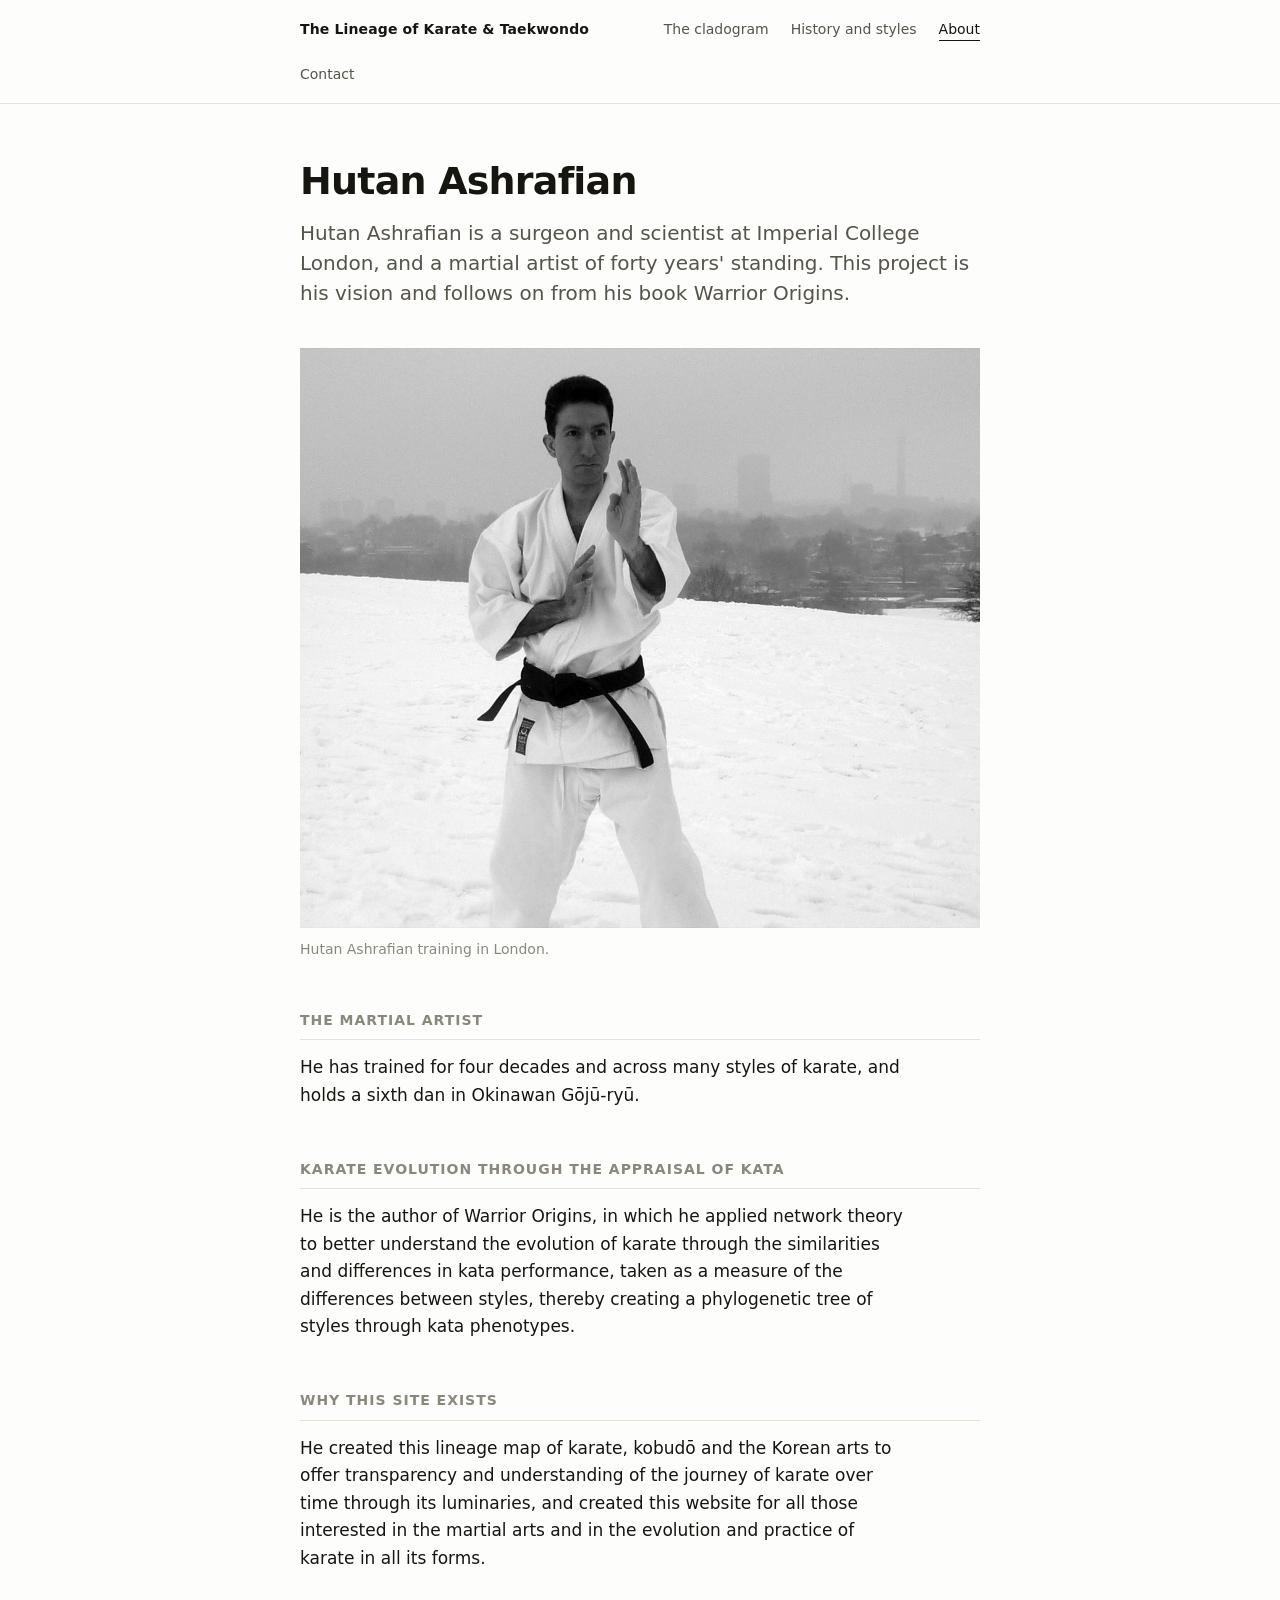
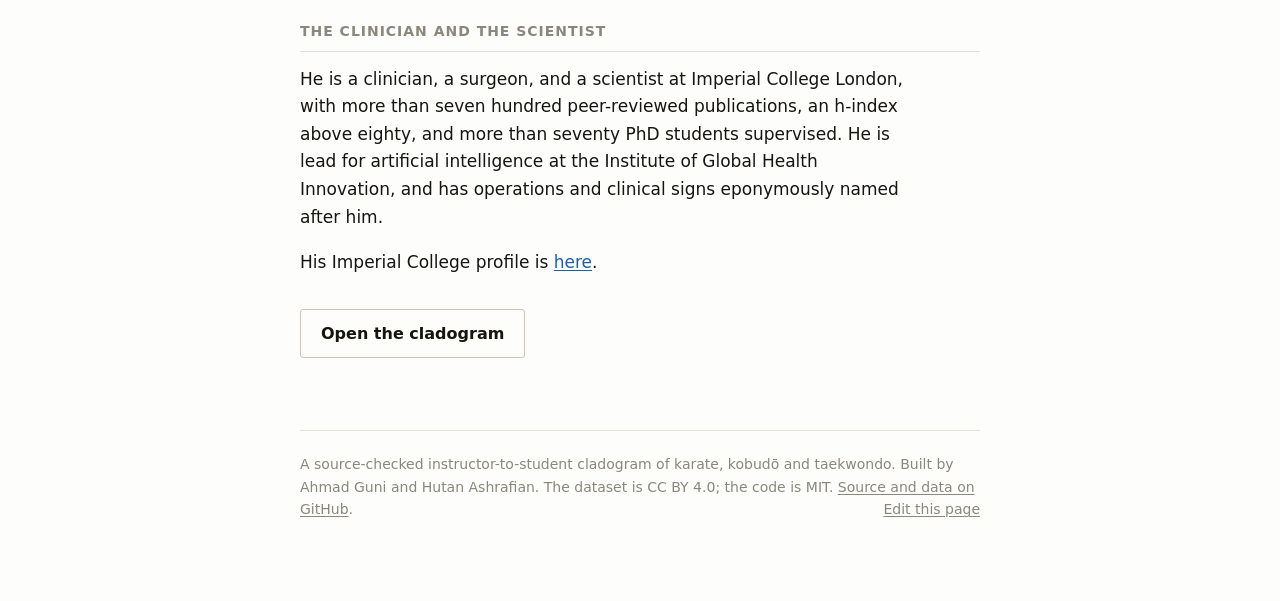
<file: docs/about/index.html>
<!doctype html>
<html lang="en"><head>
<meta charset="utf-8">
<meta name="viewport" content="width=device-width, initial-scale=1">
<title>Hutan Ashrafian — The Lineage of Karate &amp; Taekwondo</title>
<meta name="description" content="Hutan Ashrafian, Institute of Global Health Innovation, Imperial College London, co-author of the karate lineage project.">
<style>
/* Typography and nothing else. The chart is the graphic on this site; these
   pages are for reading, so the only design decisions here are measure, scale
   and space. No gradients, no shadows, no accent panels, no icons. */
:root { color-scheme: light dark;
  --ink: #16150f; --ink-2: #55534a; --muted: #8a877c;
  --rule: #e3e1d8; --rule-2: #c9c6b8; --bg: #fdfdfb; --bg-2: #f7f6f1;
  --link: #1f5fa8; }
@media (prefers-color-scheme: dark) {
  :root { --ink: #f2f1ec; --ink-2: #c0bdb2; --muted: #8a877c;
    --rule: #2b2a26; --rule-2: #3d3b35; --bg: #100f0d; --bg-2: #191814;
    --link: #7fb3f0; }
}
* { box-sizing: border-box; }
html { -webkit-text-size-adjust: 100%; }
body { margin: 0; background: var(--bg); color: var(--ink);
  font: 17px/1.62 -apple-system, BlinkMacSystemFont, "Segoe UI", system-ui, sans-serif;
  font-feature-settings: "kern" 1; text-rendering: optimizeLegibility; }

header { border-bottom: 1px solid var(--rule); }
nav { max-width: 46rem; margin: 0 auto; padding: 18px 28px;
  display: flex; gap: 22px; align-items: baseline; flex-wrap: wrap; }
nav .brand { font-size: 14px; font-weight: 600; letter-spacing: .01em;
  color: var(--ink); margin-right: auto; text-decoration: none; }
nav a { font-size: 14px; color: var(--ink-2); text-decoration: none; }
nav a:hover { color: var(--link); }
nav a.here { color: var(--ink); box-shadow: inset 0 -1px 0 var(--ink); }

main { max-width: 46rem; margin: 0 auto; padding: 56px 28px 80px; }
h1 { font-size: clamp(30px, 5vw, 38px); line-height: 1.14; letter-spacing: -.021em;
  font-weight: 660; margin: 0 0 14px; }
.standfirst { font-size: 20px; line-height: 1.5; color: var(--ink-2);
  margin: 0 0 40px; max-width: 34em; }
h2 { font-size: 14px; font-weight: 660; letter-spacing: .07em; text-transform: uppercase;
  color: var(--muted); margin: 48px 0 14px; padding-bottom: 8px;
  border-bottom: 1px solid var(--rule); }
p { margin: 0 0 18px; max-width: 36em; }
a { color: var(--link); text-decoration-thickness: 1px; text-underline-offset: 2px; }

figure { margin: 0 0 40px; }
figure img { width: 100%; height: auto; display: block; }
figcaption { font-size: 14px; color: var(--muted); margin-top: 10px; }

table { border-collapse: collapse; width: 100%; margin: 4px 0 30px; font-size: 15px;
  font-variant-numeric: tabular-nums; }
th { text-align: left; font-size: 11.5px; font-weight: 620; letter-spacing: .06em;
  text-transform: uppercase; color: var(--muted);
  border-bottom: 1px solid var(--rule-2); padding: 0 16px 8px 0; }
td { padding: 9px 16px 9px 0; border-bottom: 1px solid var(--rule);
  vertical-align: baseline; color: var(--ink-2); }
td:first-child { color: var(--ink); font-weight: 560; }
td.num, th.num { text-align: right; padding-right: 0; }
tbody tr:last-child td { border-bottom: 0; }

.note { font-size: 15px; color: var(--muted); max-width: 36em;
  padding-left: 18px; border-left: 2px solid var(--rule); margin: 26px 0; }
.gap { border-left-color: #b4462f; }
.gap b { color: #b4462f; font-weight: 600; }

.cta { display: inline-block; margin: 14px 0 0; font-size: 16px; font-weight: 560;
  color: var(--ink); text-decoration: none;
  border: 1px solid var(--rule-2); border-radius: 3px; padding: 11px 20px; }
.cta:hover { border-color: var(--ink); }

footer { max-width: 46rem; margin: 72px auto 0; padding-top: 22px;
  border-top: 1px solid var(--rule); font-size: 14px; line-height: 1.6;
  color: var(--muted); }
footer a { color: var(--muted); }
footer a:hover { color: var(--link); }

[data-key].editing { outline: 1px dashed var(--rule-2); outline-offset: 6px;
  border-radius: 2px; }
[data-key].editing:focus { outline: 1px solid var(--link); }
#editbar { margin: 40px 0 0; padding: 22px 0 0; border-top: 1px solid var(--rule); }
.ed-tally { font-size: 14px; color: var(--muted); margin: 0 0 12px; }
.ed-row { display: flex; gap: 10px; flex-wrap: wrap; }
.ed-btn { font: inherit; font-size: 15px; color: var(--ink); background: none;
  border: 1px solid var(--rule-2); border-radius: 3px; padding: 9px 16px; cursor: pointer; }
.ed-btn:hover { border-color: var(--ink); }
.ed-btn.primary { border-color: var(--ink); font-weight: 560; }
.ed-help { font-size: 14px; color: var(--muted); margin: 14px 0 0; max-width: 36em; }
.ed-open { float: right; }

@media (max-width: 620px) {
  body { font-size: 16px; }
  main { padding: 40px 20px 64px; }
  nav { padding: 15px 20px; gap: 16px; }
  .standfirst { font-size: 18px; }
  table { font-size: 14px; } td, th { padding-right: 10px; }
}
</style>
</head><body>
<header><nav><a class="brand" href="../">The Lineage of Karate &amp; Taekwondo</a><a href="../">The cladogram</a><a href="../history/">History and styles</a><a href="../about/" class="here">About</a><a href="../contact/">Contact</a></nav></header>
<main>

<h1>Hutan Ashrafian</h1>
<p class="standfirst" data-key="about.standfirst">Hutan Ashrafian is a surgeon and scientist at Imperial College London, and a martial artist of forty years' standing. This project is his vision and follows on from his book Warrior Origins.</p>

<figure>
  <img src="../img/hutan-training.jpg" width="1100" height="939" loading="lazy"
       alt="Hutan Ashrafian in a white karategi and black belt, standing in a guard
            position on snow-covered ground, with a city skyline behind him.">
  <figcaption><span data-key="about.caption">Hutan Ashrafian training in London.</span></figcaption>
</figure>

<h2 data-key="about.h_karate">The martial artist</h2>
<p data-key="about.karate">He has trained for four decades and across many styles of karate, and holds a sixth dan in Okinawan Gōjū-ryū.</p>

<h2 data-key="about.h_origins">Karate evolution through the appraisal of kata</h2>
<p data-key="about.origins">He is the author of Warrior Origins, in which he applied network theory to better understand the evolution of karate through the similarities and differences in kata performance, taken as a measure of the differences between styles, thereby creating a phylogenetic tree of styles through kata phenotypes.</p>

<h2 data-key="about.h_project">Why this site exists</h2>
<p data-key="about.project">He created this lineage map of karate, kobudō and the Korean arts to offer transparency and understanding of the journey of karate over time through its luminaries, and created this website for all those interested in the martial arts and in the evolution and practice of karate in all its forms.</p>

<h2 data-key="about.h_role">The clinician and the scientist</h2>
<p data-key="about.role">He is a clinician, a surgeon, and a scientist at Imperial College London, with more than seven hundred peer-reviewed publications, an h-index above eighty, and more than seventy PhD students supervised. He is lead for artificial intelligence at the Institute of Global Health Innovation, and has operations and clinical signs eponymously named after him.</p>

<p>His Imperial College profile is
<a href="https://profiles.imperial.ac.uk/h.ashrafian">here</a>.</p>

<p><a class="cta" href="../">Open the cladogram</a></p>

<div id="editbar" hidden></div>
<footer>A source-checked instructor-to-student cladogram of karate, kobudō and taekwondo.
Built by Ahmad Guni and Hutan Ashrafian. The dataset is CC BY 4.0; the code is MIT.
<a href="https://github.com/amg-ai-labs/karate-lineage">Source and data on GitHub</a>.</footer>
</main>
<script id="content" type="application/json">{"history": {"standfirst": "Karate's history is usually told as a lineage chart on a dojo wall. This project treats it as a dataset instead, and every figure on this page is computed from it rather than typed.", "towns": "Before karate had that name it was ti, and it was practised in the Ryukyu Kingdom in three places a few miles apart and quite distinct: Shuri, the royal capital; Naha, the port; and Tomari, the smaller harbour between them. The distinction is not geographical trivia. It is the deepest division in the data, and almost every style alive today traces to one of them, or to Kanbun Uechi's separate importation from Fujian.", "chinese": "Every Okinawan tradition names Chinese teachers, and almost none of them can be identified with confidence. Ryu Ryu Ko, who taught Higaonna Kanryo, has no securely established Chinese name. Kusanku is a title rather than a name. The dataset records these figures because the tradition does, marks them at low confidence, and does not pretend the identification is settled.", "founding": "Almost nothing called a ryu is older than the twentieth century. The names arrived when the art was formalised, taken to Japan and taught in schools and universities, which is why a style's founding date is so often decades after the death of the man it claims descent from.", "anachronism": "That ordering is also a warning about lineage charts. A style founded in 1956 cannot have been practised by a man who died in 1915, however genuinely he stands in its ancestry. The pipeline enforces this: a style tag that postdates a person's lifetime is dropped, on the principle that descent is not membership.", "kata": "Kata carry history that the lineage charts lose, because a form travels even when the teaching relationship is unrecorded. Each is held with its meaning, era, likely creator and modifier, the styles that practise it, and its relationship to similarly named forms: the same kata under another name, a close variant, a later derivative, a shared ancestor, or merely a shared name.", "reading": "People sit in the decade they were born, so the chart is a timeline as well as a tree. Line weight and pattern carry meaning: a solid line is the teacher whose style the student went on to carry, a dash-dot line is study that did not carry the style, and dots mean the claim is thinly evidenced. Colour is the originating tradition. The full key is in the chart itself."}, "about": {"caption": "Hutan Ashrafian training in London.", "h_karate": "The martial artist", "h_origins": "Karate evolution through the appraisal of kata", "h_project": "Why this site exists", "h_role": "The clinician and the scientist", "standfirst": "Hutan Ashrafian is a surgeon and scientist at Imperial College London, and a martial artist of forty years' standing. This project is his vision and follows on from his book Warrior Origins.", "karate": "He has trained for four decades and across many styles of karate, and holds a sixth dan in Okinawan Gōjū-ryū.", "origins": "He is the author of Warrior Origins, in which he applied network theory to better understand the evolution of karate through the similarities and differences in kata performance, taken as a measure of the differences between styles, thereby creating a phylogenetic tree of styles through kata phenotypes.", "project": "He created this lineage map of karate, kobudō and the Korean arts to offer transparency and understanding of the journey of karate over time through its luminaries, and created this website for all those interested in the martial arts and in the evolution and practice of karate in all its forms.", "role": "He is a clinician, a surgeon, and a scientist at Imperial College London, with more than seven hundred peer-reviewed publications, an h-index above eighty, and more than seventy PhD students supervised. He is lead for artificial intelligence at the Institute of Global Health Innovation, and has operations and clinical signs eponymously named after him."}, "site": {"domain": "karate.institute"}, "contact": {"standfirst": "Corrections are welcome, and the more specific they are the better.", "corrections": "If something here is wrong and you know the material, the most useful thing you can send is the claim, the correction, and where the correction comes from. A claim with no source is not a weak claim, it is not a claim: it will be recorded at low confidence or not at all. Page references from books are ideal, and Japanese, Okinawan, Chinese and Korean sources are especially welcome.", "how": "The surest route is the issue tracker on GitHub, because a correction filed there is recorded with its reasoning and can be traced afterwards by anyone who wonders why a claim reads as it does. Corrections sent privately are welcome too, and are treated the same way: they go into the override files with their source and their reason attached.", "issues": "Anything technical, or a correction you would rather file publicly, can go to the issue tracker on GitHub, where it is recorded with its reasoning and can be traced afterwards.", "citation": "If you use the dataset, please cite it. The citation is in CITATION.cff in the repository, and the data is CC BY 4.0."}}</script>
<script>
/* Editing the prose from the page itself.

   Static site, no server, so nothing here writes to the web. What it does do is
   keep your edits in this browser while you work, so you can rewrite a passage,
   reload, come back tomorrow and still see it. When you are content, one button
   downloads site_content.json; dropping that into pipeline/ and rebuilding is
   what publishes it. Same route as every data correction in this project. */
(function () {
  var KEY = "karate-site-edits";
  var store = {};
  try { store = JSON.parse(localStorage.getItem(KEY) || "{}"); } catch (e) {}
  var on = location.hash.indexOf("edit") >= 0;
  var bar = document.getElementById("editbar");
  var fields = [].slice.call(document.querySelectorAll("[data-key]"));

  // apply anything already edited in this browser, whether or not editing is on
  fields.forEach(function (el) {
    if (store[el.dataset.key] !== undefined) el.textContent = store[el.dataset.key];
  });

  function save() {
    fields.forEach(function (el) {
      var base = el.dataset.original;
      var now = el.innerText.trim();
      if (now === base) delete store[el.dataset.key];
      else store[el.dataset.key] = now;
    });
    try { localStorage.setItem(KEY, JSON.stringify(store)); } catch (e) {}
    count();
  }
  var tally;
  function count() {
    if (!tally) return;
    var n = Object.keys(store).length;
    tally.textContent = n
      ? n + (n === 1 ? " passage" : " passages") + " rewritten in this browser, not yet published."
      : "No changes yet. Click any passage and type.";
  }

  function build() {
    bar.textContent = "";
    bar.hidden = !on;
    fields.forEach(function (el) {
      if (el.dataset.original === undefined) el.dataset.original = el.innerText.trim();
      el.contentEditable = on ? "true" : "false";
      el.classList.toggle("editing", on);
      if (on && !el._wired) { el._wired = true; el.addEventListener("input", save); }
    });
    if (!on) return;
    tally = document.createElement("p"); tally.className = "ed-tally";
    var row = document.createElement("div"); row.className = "ed-row";
    function btn(label, fn, primary) {
      var b = document.createElement("button");
      b.className = "ed-btn" + (primary ? " primary" : "");
      b.textContent = label; b.onclick = fn; row.appendChild(b); return b;
    }
    btn("Download the edited text", function () {
      var out = JSON.parse(document.getElementById("content").textContent);
      fields.forEach(function (el) {
        var path = el.dataset.key.split(".");
        var node = out;
        for (var i = 0; i < path.length - 1; i++) node = node[path[i]];
        node[path[path.length - 1]] = el.innerText.trim();
      });
      var a = document.createElement("a");
      a.href = URL.createObjectURL(new Blob([JSON.stringify(out, null, 2)],
        { type: "application/json" }));
      a.download = "site_content.json"; a.click();
    }, true);
    btn("Revert this page", function () {
      fields.forEach(function (el) {
        el.textContent = el.dataset.original;
        delete store[el.dataset.key];
      });
      try { localStorage.setItem(KEY, JSON.stringify(store)); } catch (e) {}
      count();
    });
    btn("Done", function () { location.hash = ""; });
    var help = document.createElement("p"); help.className = "ed-help";
    help.textContent = "Click any outlined passage and rewrite it. Your changes stay in "
      + "this browser as you work. To publish them, download the file and give it to me, "
      + "or drop it into pipeline/ and rebuild.";
    bar.append(tally, row, help);
    count();
  }

  addEventListener("hashchange", function () {
    on = location.hash.indexOf("edit") >= 0; build();
  });
  build();

  // a way in that does not require knowing about the hash
  var f = document.querySelector("footer");
  if (f) {
    var link = document.createElement("a");
    link.href = "#edit"; link.className = "ed-open"; link.textContent = "Edit this page";
    f.append(document.createTextNode(" "), link);
  }
})();
</script>
</body></html>
</file>
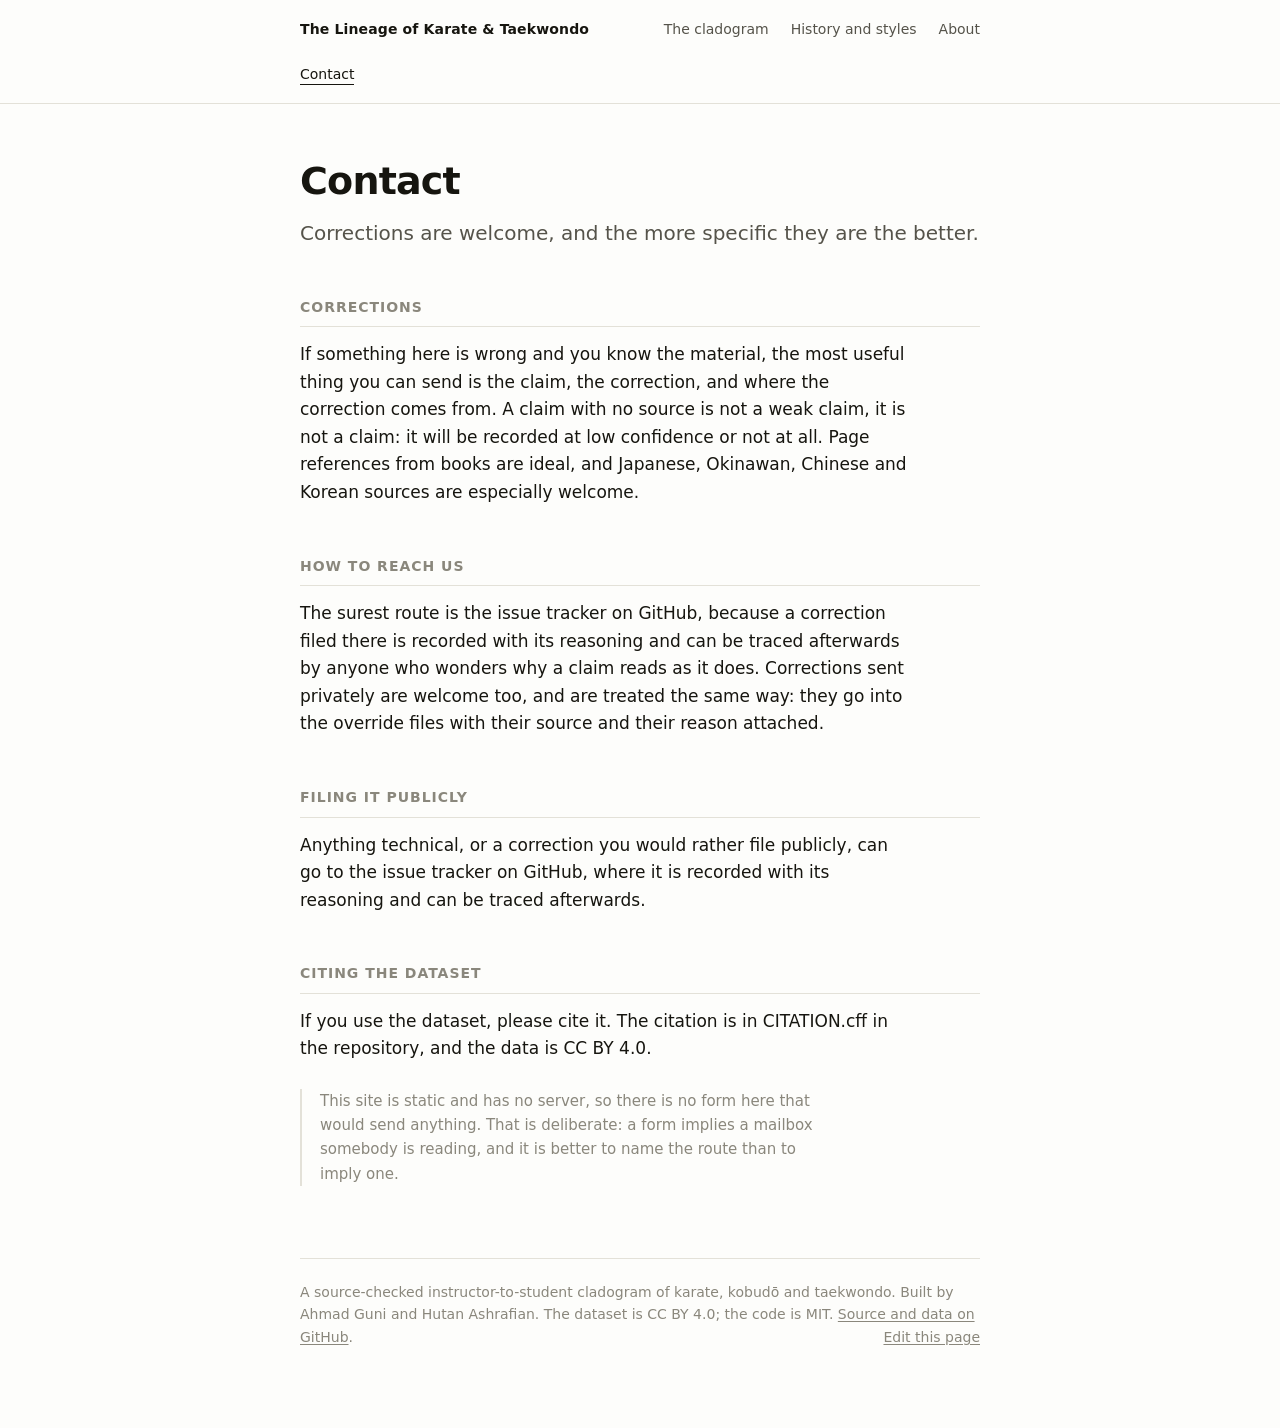
<file: docs/contact/index.html>
<!doctype html>
<html lang="en"><head>
<meta charset="utf-8">
<meta name="viewport" content="width=device-width, initial-scale=1">
<title>Contact — The Lineage of Karate &amp; Taekwondo</title>
<meta name="description" content="How to send a correction to the karate lineage dataset.">
<style>
/* Typography and nothing else. The chart is the graphic on this site; these
   pages are for reading, so the only design decisions here are measure, scale
   and space. No gradients, no shadows, no accent panels, no icons. */
:root { color-scheme: light dark;
  --ink: #16150f; --ink-2: #55534a; --muted: #8a877c;
  --rule: #e3e1d8; --rule-2: #c9c6b8; --bg: #fdfdfb; --bg-2: #f7f6f1;
  --link: #1f5fa8; }
@media (prefers-color-scheme: dark) {
  :root { --ink: #f2f1ec; --ink-2: #c0bdb2; --muted: #8a877c;
    --rule: #2b2a26; --rule-2: #3d3b35; --bg: #100f0d; --bg-2: #191814;
    --link: #7fb3f0; }
}
* { box-sizing: border-box; }
html { -webkit-text-size-adjust: 100%; }
body { margin: 0; background: var(--bg); color: var(--ink);
  font: 17px/1.62 -apple-system, BlinkMacSystemFont, "Segoe UI", system-ui, sans-serif;
  font-feature-settings: "kern" 1; text-rendering: optimizeLegibility; }

header { border-bottom: 1px solid var(--rule); }
nav { max-width: 46rem; margin: 0 auto; padding: 18px 28px;
  display: flex; gap: 22px; align-items: baseline; flex-wrap: wrap; }
nav .brand { font-size: 14px; font-weight: 600; letter-spacing: .01em;
  color: var(--ink); margin-right: auto; text-decoration: none; }
nav a { font-size: 14px; color: var(--ink-2); text-decoration: none; }
nav a:hover { color: var(--link); }
nav a.here { color: var(--ink); box-shadow: inset 0 -1px 0 var(--ink); }

main { max-width: 46rem; margin: 0 auto; padding: 56px 28px 80px; }
h1 { font-size: clamp(30px, 5vw, 38px); line-height: 1.14; letter-spacing: -.021em;
  font-weight: 660; margin: 0 0 14px; }
.standfirst { font-size: 20px; line-height: 1.5; color: var(--ink-2);
  margin: 0 0 40px; max-width: 34em; }
h2 { font-size: 14px; font-weight: 660; letter-spacing: .07em; text-transform: uppercase;
  color: var(--muted); margin: 48px 0 14px; padding-bottom: 8px;
  border-bottom: 1px solid var(--rule); }
p { margin: 0 0 18px; max-width: 36em; }
a { color: var(--link); text-decoration-thickness: 1px; text-underline-offset: 2px; }

figure { margin: 0 0 40px; }
figure img { width: 100%; height: auto; display: block; }
figcaption { font-size: 14px; color: var(--muted); margin-top: 10px; }

table { border-collapse: collapse; width: 100%; margin: 4px 0 30px; font-size: 15px;
  font-variant-numeric: tabular-nums; }
th { text-align: left; font-size: 11.5px; font-weight: 620; letter-spacing: .06em;
  text-transform: uppercase; color: var(--muted);
  border-bottom: 1px solid var(--rule-2); padding: 0 16px 8px 0; }
td { padding: 9px 16px 9px 0; border-bottom: 1px solid var(--rule);
  vertical-align: baseline; color: var(--ink-2); }
td:first-child { color: var(--ink); font-weight: 560; }
td.num, th.num { text-align: right; padding-right: 0; }
tbody tr:last-child td { border-bottom: 0; }

.note { font-size: 15px; color: var(--muted); max-width: 36em;
  padding-left: 18px; border-left: 2px solid var(--rule); margin: 26px 0; }
.gap { border-left-color: #b4462f; }
.gap b { color: #b4462f; font-weight: 600; }

.cta { display: inline-block; margin: 14px 0 0; font-size: 16px; font-weight: 560;
  color: var(--ink); text-decoration: none;
  border: 1px solid var(--rule-2); border-radius: 3px; padding: 11px 20px; }
.cta:hover { border-color: var(--ink); }

footer { max-width: 46rem; margin: 72px auto 0; padding-top: 22px;
  border-top: 1px solid var(--rule); font-size: 14px; line-height: 1.6;
  color: var(--muted); }
footer a { color: var(--muted); }
footer a:hover { color: var(--link); }

[data-key].editing { outline: 1px dashed var(--rule-2); outline-offset: 6px;
  border-radius: 2px; }
[data-key].editing:focus { outline: 1px solid var(--link); }
#editbar { margin: 40px 0 0; padding: 22px 0 0; border-top: 1px solid var(--rule); }
.ed-tally { font-size: 14px; color: var(--muted); margin: 0 0 12px; }
.ed-row { display: flex; gap: 10px; flex-wrap: wrap; }
.ed-btn { font: inherit; font-size: 15px; color: var(--ink); background: none;
  border: 1px solid var(--rule-2); border-radius: 3px; padding: 9px 16px; cursor: pointer; }
.ed-btn:hover { border-color: var(--ink); }
.ed-btn.primary { border-color: var(--ink); font-weight: 560; }
.ed-help { font-size: 14px; color: var(--muted); margin: 14px 0 0; max-width: 36em; }
.ed-open { float: right; }

@media (max-width: 620px) {
  body { font-size: 16px; }
  main { padding: 40px 20px 64px; }
  nav { padding: 15px 20px; gap: 16px; }
  .standfirst { font-size: 18px; }
  table { font-size: 14px; } td, th { padding-right: 10px; }
}
</style>
</head><body>
<header><nav><a class="brand" href="../">The Lineage of Karate &amp; Taekwondo</a><a href="../">The cladogram</a><a href="../history/">History and styles</a><a href="../about/">About</a><a href="../contact/" class="here">Contact</a></nav></header>
<main>

<h1>Contact</h1>
<p class="standfirst" data-key="contact.standfirst">Corrections are welcome, and the more specific they are the better.</p>

<h2>Corrections</h2>
<p data-key="contact.corrections">If something here is wrong and you know the material, the most useful thing you can send is the claim, the correction, and where the correction comes from. A claim with no source is not a weak claim, it is not a claim: it will be recorded at low confidence or not at all. Page references from books are ideal, and Japanese, Okinawan, Chinese and Korean sources are especially welcome.</p>

<h2>How to reach us</h2>
<p data-key="contact.how">The surest route is the issue tracker on GitHub, because a correction filed there is recorded with its reasoning and can be traced afterwards by anyone who wonders why a claim reads as it does. Corrections sent privately are welcome too, and are treated the same way: they go into the override files with their source and their reason attached.</p>

<h2>Filing it publicly</h2>
<p data-key="contact.issues">Anything technical, or a correction you would rather file publicly, can go to the issue tracker on GitHub, where it is recorded with its reasoning and can be traced afterwards.</p>

<h2>Citing the dataset</h2>
<p data-key="contact.citation">If you use the dataset, please cite it. The citation is in CITATION.cff in the repository, and the data is CC BY 4.0.</p>

<p class="note">This site is static and has no server, so there is no form here that would
send anything. That is deliberate: a form implies a mailbox somebody is reading, and it is
better to name the route than to imply one.</p>

<div id="editbar" hidden></div>
<footer>A source-checked instructor-to-student cladogram of karate, kobudō and taekwondo.
Built by Ahmad Guni and Hutan Ashrafian. The dataset is CC BY 4.0; the code is MIT.
<a href="https://github.com/amg-ai-labs/karate-lineage">Source and data on GitHub</a>.</footer>
</main>
<script id="content" type="application/json">{"history": {"standfirst": "Karate's history is usually told as a lineage chart on a dojo wall. This project treats it as a dataset instead, and every figure on this page is computed from it rather than typed.", "towns": "Before karate had that name it was ti, and it was practised in the Ryukyu Kingdom in three places a few miles apart and quite distinct: Shuri, the royal capital; Naha, the port; and Tomari, the smaller harbour between them. The distinction is not geographical trivia. It is the deepest division in the data, and almost every style alive today traces to one of them, or to Kanbun Uechi's separate importation from Fujian.", "chinese": "Every Okinawan tradition names Chinese teachers, and almost none of them can be identified with confidence. Ryu Ryu Ko, who taught Higaonna Kanryo, has no securely established Chinese name. Kusanku is a title rather than a name. The dataset records these figures because the tradition does, marks them at low confidence, and does not pretend the identification is settled.", "founding": "Almost nothing called a ryu is older than the twentieth century. The names arrived when the art was formalised, taken to Japan and taught in schools and universities, which is why a style's founding date is so often decades after the death of the man it claims descent from.", "anachronism": "That ordering is also a warning about lineage charts. A style founded in 1956 cannot have been practised by a man who died in 1915, however genuinely he stands in its ancestry. The pipeline enforces this: a style tag that postdates a person's lifetime is dropped, on the principle that descent is not membership.", "kata": "Kata carry history that the lineage charts lose, because a form travels even when the teaching relationship is unrecorded. Each is held with its meaning, era, likely creator and modifier, the styles that practise it, and its relationship to similarly named forms: the same kata under another name, a close variant, a later derivative, a shared ancestor, or merely a shared name.", "reading": "People sit in the decade they were born, so the chart is a timeline as well as a tree. Line weight and pattern carry meaning: a solid line is the teacher whose style the student went on to carry, a dash-dot line is study that did not carry the style, and dots mean the claim is thinly evidenced. Colour is the originating tradition. The full key is in the chart itself."}, "about": {"caption": "Hutan Ashrafian training in London.", "h_karate": "The martial artist", "h_origins": "Karate evolution through the appraisal of kata", "h_project": "Why this site exists", "h_role": "The clinician and the scientist", "standfirst": "Hutan Ashrafian is a surgeon and scientist at Imperial College London, and a martial artist of forty years' standing. This project is his vision and follows on from his book Warrior Origins.", "karate": "He has trained for four decades and across many styles of karate, and holds a sixth dan in Okinawan Gōjū-ryū.", "origins": "He is the author of Warrior Origins, in which he applied network theory to better understand the evolution of karate through the similarities and differences in kata performance, taken as a measure of the differences between styles, thereby creating a phylogenetic tree of styles through kata phenotypes.", "project": "He created this lineage map of karate, kobudō and the Korean arts to offer transparency and understanding of the journey of karate over time through its luminaries, and created this website for all those interested in the martial arts and in the evolution and practice of karate in all its forms.", "role": "He is a clinician, a surgeon, and a scientist at Imperial College London, with more than seven hundred peer-reviewed publications, an h-index above eighty, and more than seventy PhD students supervised. He is lead for artificial intelligence at the Institute of Global Health Innovation, and has operations and clinical signs eponymously named after him."}, "site": {"domain": "karate.institute"}, "contact": {"standfirst": "Corrections are welcome, and the more specific they are the better.", "corrections": "If something here is wrong and you know the material, the most useful thing you can send is the claim, the correction, and where the correction comes from. A claim with no source is not a weak claim, it is not a claim: it will be recorded at low confidence or not at all. Page references from books are ideal, and Japanese, Okinawan, Chinese and Korean sources are especially welcome.", "how": "The surest route is the issue tracker on GitHub, because a correction filed there is recorded with its reasoning and can be traced afterwards by anyone who wonders why a claim reads as it does. Corrections sent privately are welcome too, and are treated the same way: they go into the override files with their source and their reason attached.", "issues": "Anything technical, or a correction you would rather file publicly, can go to the issue tracker on GitHub, where it is recorded with its reasoning and can be traced afterwards.", "citation": "If you use the dataset, please cite it. The citation is in CITATION.cff in the repository, and the data is CC BY 4.0."}}</script>
<script>
/* Editing the prose from the page itself.

   Static site, no server, so nothing here writes to the web. What it does do is
   keep your edits in this browser while you work, so you can rewrite a passage,
   reload, come back tomorrow and still see it. When you are content, one button
   downloads site_content.json; dropping that into pipeline/ and rebuilding is
   what publishes it. Same route as every data correction in this project. */
(function () {
  var KEY = "karate-site-edits";
  var store = {};
  try { store = JSON.parse(localStorage.getItem(KEY) || "{}"); } catch (e) {}
  var on = location.hash.indexOf("edit") >= 0;
  var bar = document.getElementById("editbar");
  var fields = [].slice.call(document.querySelectorAll("[data-key]"));

  // apply anything already edited in this browser, whether or not editing is on
  fields.forEach(function (el) {
    if (store[el.dataset.key] !== undefined) el.textContent = store[el.dataset.key];
  });

  function save() {
    fields.forEach(function (el) {
      var base = el.dataset.original;
      var now = el.innerText.trim();
      if (now === base) delete store[el.dataset.key];
      else store[el.dataset.key] = now;
    });
    try { localStorage.setItem(KEY, JSON.stringify(store)); } catch (e) {}
    count();
  }
  var tally;
  function count() {
    if (!tally) return;
    var n = Object.keys(store).length;
    tally.textContent = n
      ? n + (n === 1 ? " passage" : " passages") + " rewritten in this browser, not yet published."
      : "No changes yet. Click any passage and type.";
  }

  function build() {
    bar.textContent = "";
    bar.hidden = !on;
    fields.forEach(function (el) {
      if (el.dataset.original === undefined) el.dataset.original = el.innerText.trim();
      el.contentEditable = on ? "true" : "false";
      el.classList.toggle("editing", on);
      if (on && !el._wired) { el._wired = true; el.addEventListener("input", save); }
    });
    if (!on) return;
    tally = document.createElement("p"); tally.className = "ed-tally";
    var row = document.createElement("div"); row.className = "ed-row";
    function btn(label, fn, primary) {
      var b = document.createElement("button");
      b.className = "ed-btn" + (primary ? " primary" : "");
      b.textContent = label; b.onclick = fn; row.appendChild(b); return b;
    }
    btn("Download the edited text", function () {
      var out = JSON.parse(document.getElementById("content").textContent);
      fields.forEach(function (el) {
        var path = el.dataset.key.split(".");
        var node = out;
        for (var i = 0; i < path.length - 1; i++) node = node[path[i]];
        node[path[path.length - 1]] = el.innerText.trim();
      });
      var a = document.createElement("a");
      a.href = URL.createObjectURL(new Blob([JSON.stringify(out, null, 2)],
        { type: "application/json" }));
      a.download = "site_content.json"; a.click();
    }, true);
    btn("Revert this page", function () {
      fields.forEach(function (el) {
        el.textContent = el.dataset.original;
        delete store[el.dataset.key];
      });
      try { localStorage.setItem(KEY, JSON.stringify(store)); } catch (e) {}
      count();
    });
    btn("Done", function () { location.hash = ""; });
    var help = document.createElement("p"); help.className = "ed-help";
    help.textContent = "Click any outlined passage and rewrite it. Your changes stay in "
      + "this browser as you work. To publish them, download the file and give it to me, "
      + "or drop it into pipeline/ and rebuild.";
    bar.append(tally, row, help);
    count();
  }

  addEventListener("hashchange", function () {
    on = location.hash.indexOf("edit") >= 0; build();
  });
  build();

  // a way in that does not require knowing about the hash
  var f = document.querySelector("footer");
  if (f) {
    var link = document.createElement("a");
    link.href = "#edit"; link.className = "ed-open"; link.textContent = "Edit this page";
    f.append(document.createTextNode(" "), link);
  }
})();
</script>
</body></html>
</file>
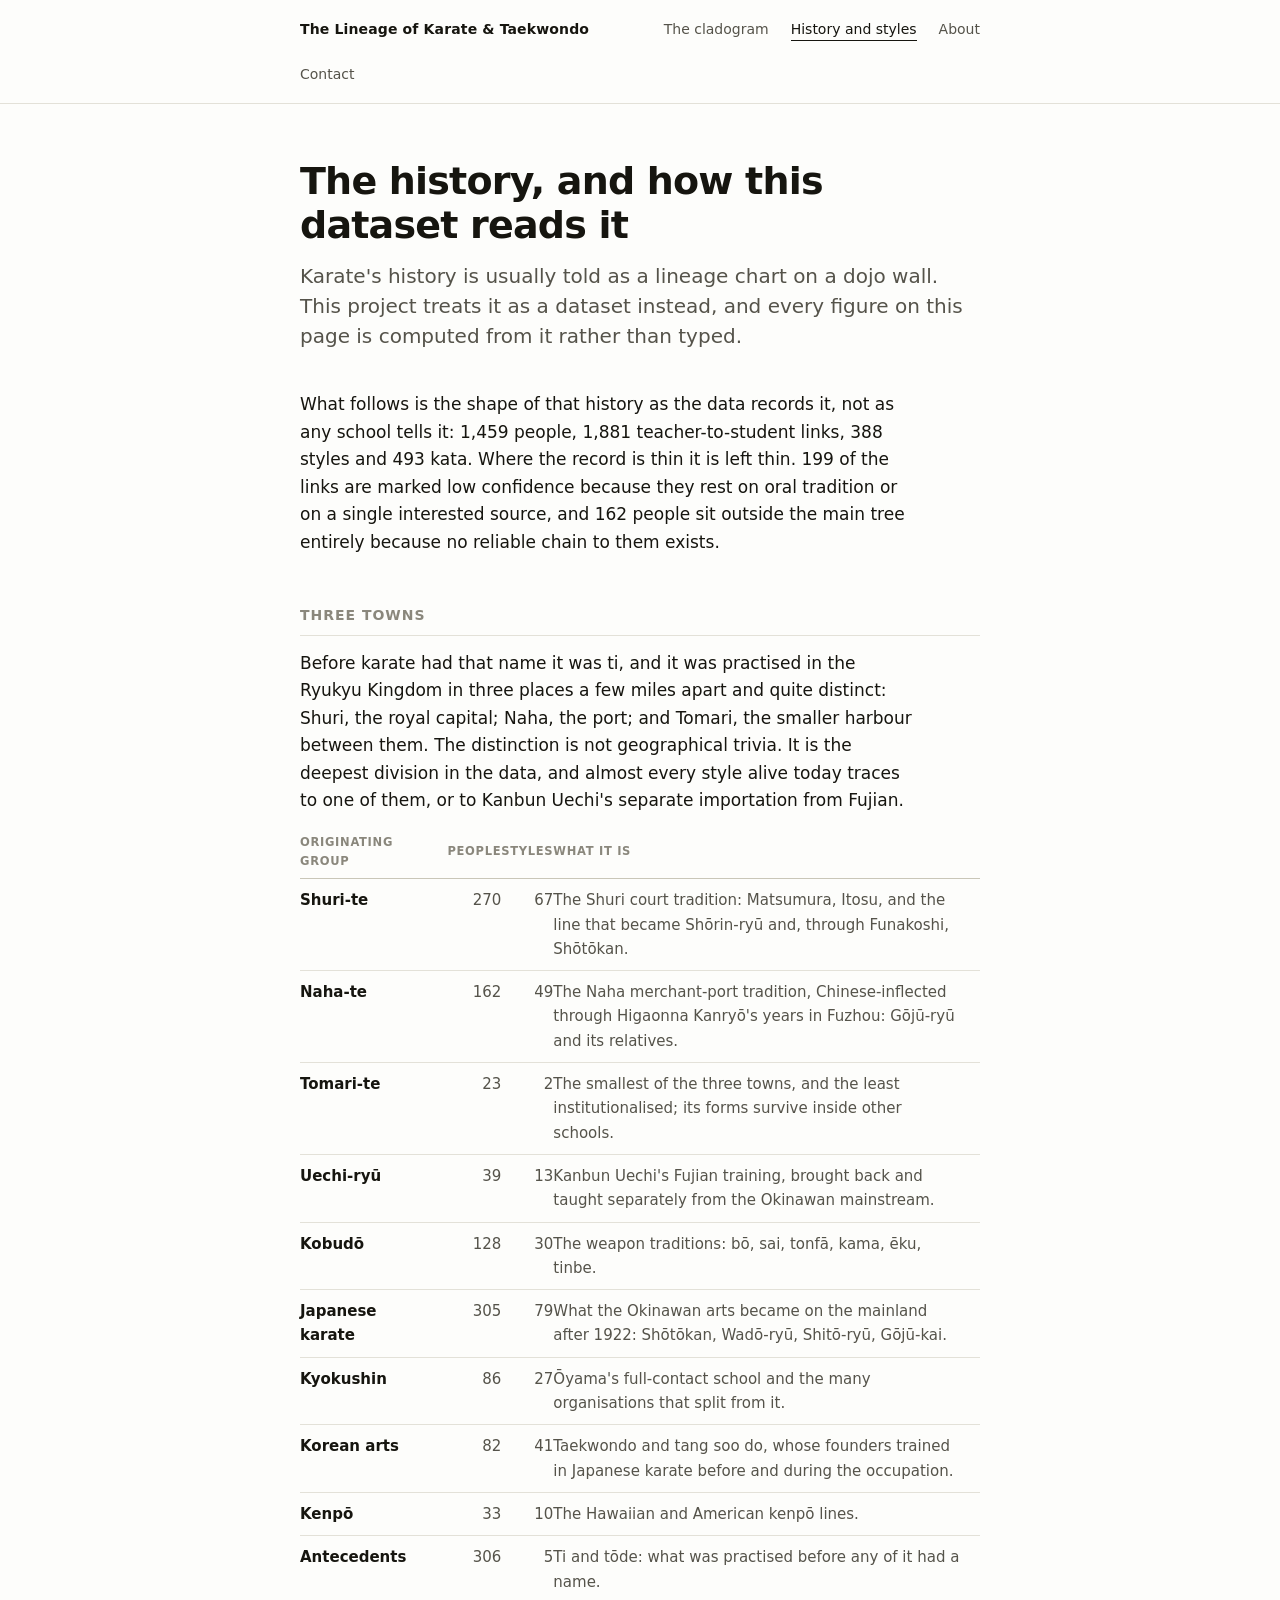
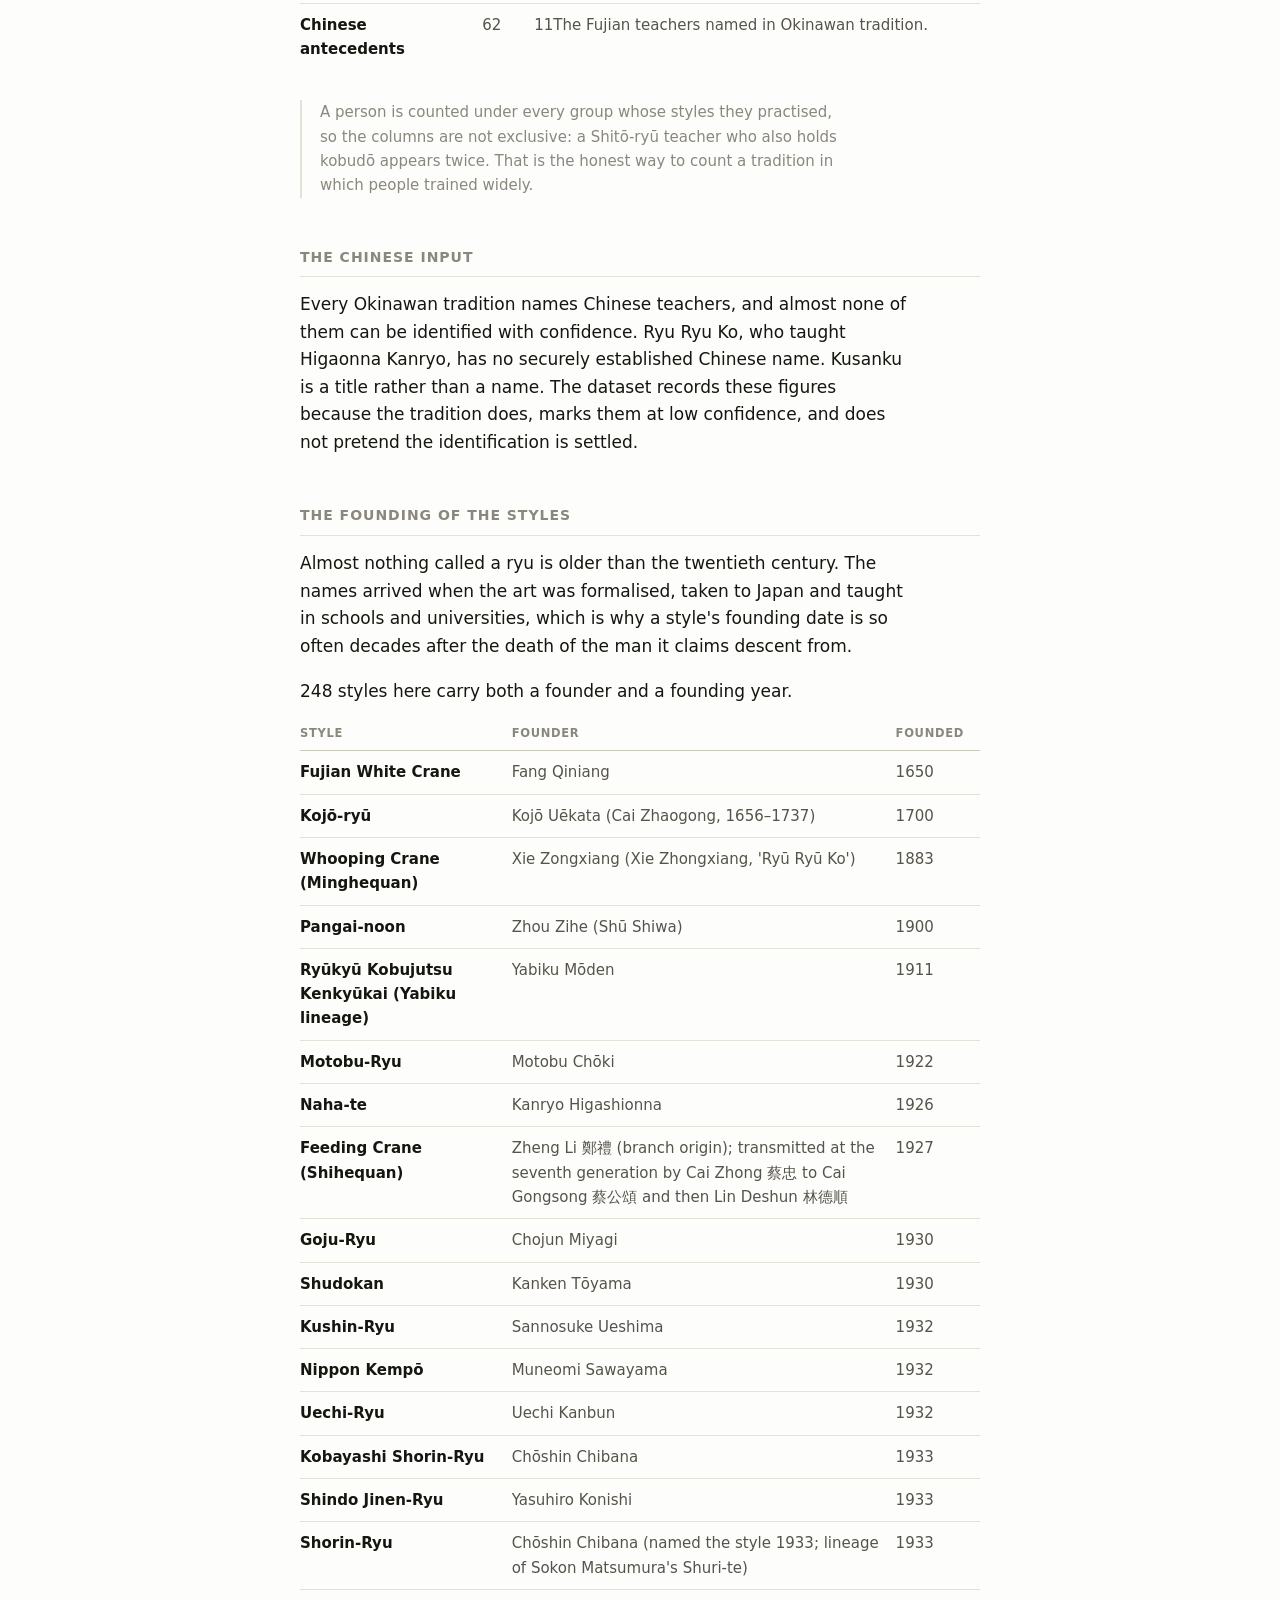
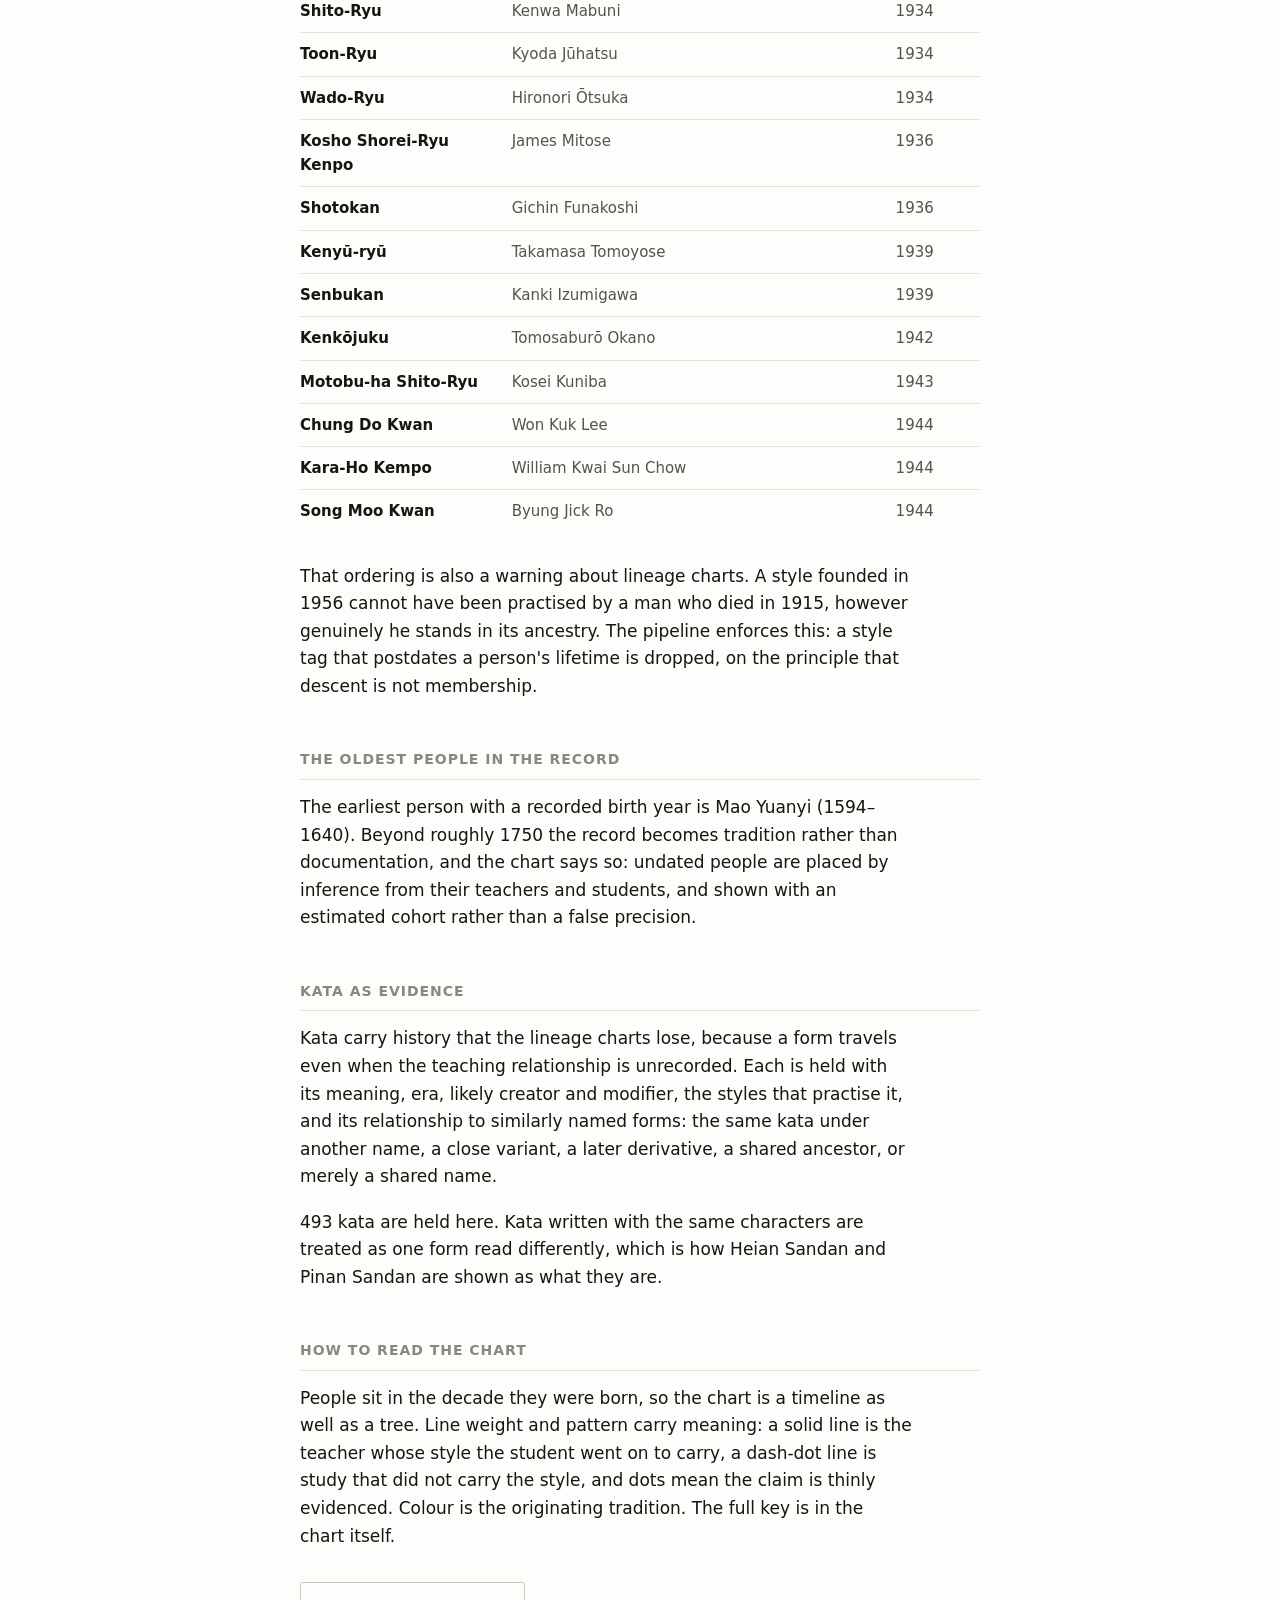
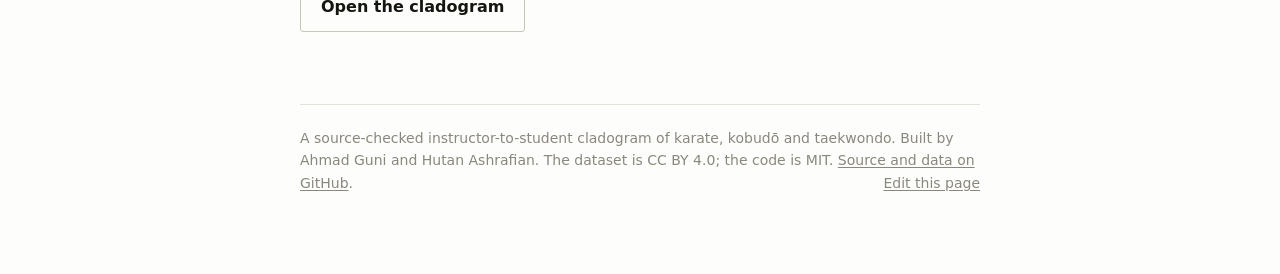
<file: docs/history/index.html>
<!doctype html>
<html lang="en"><head>
<meta charset="utf-8">
<meta name="viewport" content="width=device-width, initial-scale=1">
<title>History and styles — The Lineage of Karate &amp; Taekwondo</title>
<meta name="description" content="How karate's styles descend from the three Okinawan towns, read from a source-checked dataset of 1,459 people.">
<style>
/* Typography and nothing else. The chart is the graphic on this site; these
   pages are for reading, so the only design decisions here are measure, scale
   and space. No gradients, no shadows, no accent panels, no icons. */
:root { color-scheme: light dark;
  --ink: #16150f; --ink-2: #55534a; --muted: #8a877c;
  --rule: #e3e1d8; --rule-2: #c9c6b8; --bg: #fdfdfb; --bg-2: #f7f6f1;
  --link: #1f5fa8; }
@media (prefers-color-scheme: dark) {
  :root { --ink: #f2f1ec; --ink-2: #c0bdb2; --muted: #8a877c;
    --rule: #2b2a26; --rule-2: #3d3b35; --bg: #100f0d; --bg-2: #191814;
    --link: #7fb3f0; }
}
* { box-sizing: border-box; }
html { -webkit-text-size-adjust: 100%; }
body { margin: 0; background: var(--bg); color: var(--ink);
  font: 17px/1.62 -apple-system, BlinkMacSystemFont, "Segoe UI", system-ui, sans-serif;
  font-feature-settings: "kern" 1; text-rendering: optimizeLegibility; }

header { border-bottom: 1px solid var(--rule); }
nav { max-width: 46rem; margin: 0 auto; padding: 18px 28px;
  display: flex; gap: 22px; align-items: baseline; flex-wrap: wrap; }
nav .brand { font-size: 14px; font-weight: 600; letter-spacing: .01em;
  color: var(--ink); margin-right: auto; text-decoration: none; }
nav a { font-size: 14px; color: var(--ink-2); text-decoration: none; }
nav a:hover { color: var(--link); }
nav a.here { color: var(--ink); box-shadow: inset 0 -1px 0 var(--ink); }

main { max-width: 46rem; margin: 0 auto; padding: 56px 28px 80px; }
h1 { font-size: clamp(30px, 5vw, 38px); line-height: 1.14; letter-spacing: -.021em;
  font-weight: 660; margin: 0 0 14px; }
.standfirst { font-size: 20px; line-height: 1.5; color: var(--ink-2);
  margin: 0 0 40px; max-width: 34em; }
h2 { font-size: 14px; font-weight: 660; letter-spacing: .07em; text-transform: uppercase;
  color: var(--muted); margin: 48px 0 14px; padding-bottom: 8px;
  border-bottom: 1px solid var(--rule); }
p { margin: 0 0 18px; max-width: 36em; }
a { color: var(--link); text-decoration-thickness: 1px; text-underline-offset: 2px; }

figure { margin: 0 0 40px; }
figure img { width: 100%; height: auto; display: block; }
figcaption { font-size: 14px; color: var(--muted); margin-top: 10px; }

table { border-collapse: collapse; width: 100%; margin: 4px 0 30px; font-size: 15px;
  font-variant-numeric: tabular-nums; }
th { text-align: left; font-size: 11.5px; font-weight: 620; letter-spacing: .06em;
  text-transform: uppercase; color: var(--muted);
  border-bottom: 1px solid var(--rule-2); padding: 0 16px 8px 0; }
td { padding: 9px 16px 9px 0; border-bottom: 1px solid var(--rule);
  vertical-align: baseline; color: var(--ink-2); }
td:first-child { color: var(--ink); font-weight: 560; }
td.num, th.num { text-align: right; padding-right: 0; }
tbody tr:last-child td { border-bottom: 0; }

.note { font-size: 15px; color: var(--muted); max-width: 36em;
  padding-left: 18px; border-left: 2px solid var(--rule); margin: 26px 0; }
.gap { border-left-color: #b4462f; }
.gap b { color: #b4462f; font-weight: 600; }

.cta { display: inline-block; margin: 14px 0 0; font-size: 16px; font-weight: 560;
  color: var(--ink); text-decoration: none;
  border: 1px solid var(--rule-2); border-radius: 3px; padding: 11px 20px; }
.cta:hover { border-color: var(--ink); }

footer { max-width: 46rem; margin: 72px auto 0; padding-top: 22px;
  border-top: 1px solid var(--rule); font-size: 14px; line-height: 1.6;
  color: var(--muted); }
footer a { color: var(--muted); }
footer a:hover { color: var(--link); }

[data-key].editing { outline: 1px dashed var(--rule-2); outline-offset: 6px;
  border-radius: 2px; }
[data-key].editing:focus { outline: 1px solid var(--link); }
#editbar { margin: 40px 0 0; padding: 22px 0 0; border-top: 1px solid var(--rule); }
.ed-tally { font-size: 14px; color: var(--muted); margin: 0 0 12px; }
.ed-row { display: flex; gap: 10px; flex-wrap: wrap; }
.ed-btn { font: inherit; font-size: 15px; color: var(--ink); background: none;
  border: 1px solid var(--rule-2); border-radius: 3px; padding: 9px 16px; cursor: pointer; }
.ed-btn:hover { border-color: var(--ink); }
.ed-btn.primary { border-color: var(--ink); font-weight: 560; }
.ed-help { font-size: 14px; color: var(--muted); margin: 14px 0 0; max-width: 36em; }
.ed-open { float: right; }

@media (max-width: 620px) {
  body { font-size: 16px; }
  main { padding: 40px 20px 64px; }
  nav { padding: 15px 20px; gap: 16px; }
  .standfirst { font-size: 18px; }
  table { font-size: 14px; } td, th { padding-right: 10px; }
}
</style>
</head><body>
<header><nav><a class="brand" href="../">The Lineage of Karate &amp; Taekwondo</a><a href="../">The cladogram</a><a href="../history/" class="here">History and styles</a><a href="../about/">About</a><a href="../contact/">Contact</a></nav></header>
<main>

<h1>The history, and how this dataset reads it</h1>
<p class="standfirst" data-key="history.standfirst">Karate's history is usually told as a lineage chart on a dojo wall. This project treats it as a dataset instead, and every figure on this page is computed from it rather than typed.</p>

<p>What follows is the shape of that history as the data records it, not as any school
tells it: 1,459 people, 1,881 teacher-to-student links, 388
styles and 493 kata. Where the record is thin it is left thin. 199 of
the links are marked low confidence because they rest on oral tradition or on a single
interested source, and 162 people sit
outside the main tree entirely because no reliable chain to them exists.</p>

<h2>Three towns</h2>
<p data-key="history.towns">Before karate had that name it was ti, and it was practised in the Ryukyu Kingdom in three places a few miles apart and quite distinct: Shuri, the royal capital; Naha, the port; and Tomari, the smaller harbour between them. The distinction is not geographical trivia. It is the deepest division in the data, and almost every style alive today traces to one of them, or to Kanbun Uechi's separate importation from Fujian.</p>

<table><thead><tr><th>Originating group</th><th class="num">People</th><th class="num">Styles</th><th>What it is</th></tr></thead><tbody><tr><td>Shuri-te</td><td class="num">270</td><td class="num">67</td><td>The Shuri court tradition: Matsumura, Itosu, and the line that became Shōrin-ryū and, through Funakoshi, Shōtōkan.</td></tr><tr><td>Naha-te</td><td class="num">162</td><td class="num">49</td><td>The Naha merchant-port tradition, Chinese-inflected through Higaonna Kanryō's years in Fuzhou: Gōjū-ryū and its relatives.</td></tr><tr><td>Tomari-te</td><td class="num">23</td><td class="num">2</td><td>The smallest of the three towns, and the least institutionalised; its forms survive inside other schools.</td></tr><tr><td>Uechi-ryū</td><td class="num">39</td><td class="num">13</td><td>Kanbun Uechi's Fujian training, brought back and taught separately from the Okinawan mainstream.</td></tr><tr><td>Kobudō</td><td class="num">128</td><td class="num">30</td><td>The weapon traditions: bō, sai, tonfā, kama, ēku, tinbe.</td></tr><tr><td>Japanese karate</td><td class="num">305</td><td class="num">79</td><td>What the Okinawan arts became on the mainland after 1922: Shōtōkan, Wadō-ryū, Shitō-ryū, Gōjū-kai.</td></tr><tr><td>Kyokushin</td><td class="num">86</td><td class="num">27</td><td>Ōyama's full-contact school and the many organisations that split from it.</td></tr><tr><td>Korean arts</td><td class="num">82</td><td class="num">41</td><td>Taekwondo and tang soo do, whose founders trained in Japanese karate before and during the occupation.</td></tr><tr><td>Kenpō</td><td class="num">33</td><td class="num">10</td><td>The Hawaiian and American kenpō lines.</td></tr><tr><td>Antecedents</td><td class="num">306</td><td class="num">5</td><td>Ti and tōde: what was practised before any of it had a name.</td></tr><tr><td>Chinese antecedents</td><td class="num">62</td><td class="num">11</td><td>The Fujian teachers named in Okinawan tradition.</td></tr></tbody></table>

<p class="note">A person is counted under every group whose styles they practised, so the
columns are not exclusive: a Shitō-ryū teacher who also holds kobudō appears twice. That is
the honest way to count a tradition in which people trained widely.</p>

<h2>The Chinese input</h2>
<p data-key="history.chinese">Every Okinawan tradition names Chinese teachers, and almost none of them can be identified with confidence. Ryu Ryu Ko, who taught Higaonna Kanryo, has no securely established Chinese name. Kusanku is a title rather than a name. The dataset records these figures because the tradition does, marks them at low confidence, and does not pretend the identification is settled.</p>

<h2>The founding of the styles</h2>
<p data-key="history.founding">Almost nothing called a ryu is older than the twentieth century. The names arrived when the art was formalised, taken to Japan and taught in schools and universities, which is why a style's founding date is so often decades after the death of the man it claims descent from.</p>
<p>248 styles here carry both a founder and a founding year.</p>

<table><thead><tr><th>Style</th><th>Founder</th><th>Founded</th></tr></thead><tbody><tr><td>Fujian White Crane</td><td>Fang Qiniang</td><td>1650</td></tr><tr><td>Kojō-ryū</td><td>Kojō Uēkata (Cai Zhaogong, 1656–1737)</td><td>1700</td></tr><tr><td>Whooping Crane (Minghequan)</td><td>Xie Zongxiang (Xie Zhongxiang, 'Ryū Ryū Ko')</td><td>1883</td></tr><tr><td>Pangai-noon</td><td>Zhou Zihe (Shū Shiwa)</td><td>1900</td></tr><tr><td>Ryūkyū Kobujutsu Kenkyūkai (Yabiku lineage)</td><td>Yabiku Mōden</td><td>1911</td></tr><tr><td>Motobu-Ryu</td><td>Motobu Chōki</td><td>1922</td></tr><tr><td>Naha-te</td><td>Kanryo Higashionna</td><td>1926</td></tr><tr><td>Feeding Crane (Shihequan)</td><td>Zheng Li 鄭禮 (branch origin); transmitted at the seventh generation by Cai Zhong 蔡忠 to Cai Gongsong 蔡公頌 and then Lin Deshun 林德順</td><td>1927</td></tr><tr><td>Goju-Ryu</td><td>Chojun Miyagi</td><td>1930</td></tr><tr><td>Shudokan</td><td>Kanken Tōyama</td><td>1930</td></tr><tr><td>Kushin-Ryu</td><td>Sannosuke Ueshima</td><td>1932</td></tr><tr><td>Nippon Kempō</td><td>Muneomi Sawayama</td><td>1932</td></tr><tr><td>Uechi-Ryu</td><td>Uechi Kanbun</td><td>1932</td></tr><tr><td>Kobayashi Shorin-Ryu</td><td>Chōshin Chibana</td><td>1933</td></tr><tr><td>Shindo Jinen-Ryu</td><td>Yasuhiro Konishi</td><td>1933</td></tr><tr><td>Shorin-Ryu</td><td>Chōshin Chibana (named the style 1933; lineage of Sokon Matsumura's Shuri-te)</td><td>1933</td></tr><tr><td>Shito-Ryu</td><td>Kenwa Mabuni</td><td>1934</td></tr><tr><td>Toon-Ryu</td><td>Kyoda Jūhatsu</td><td>1934</td></tr><tr><td>Wado-Ryu</td><td>Hironori Ōtsuka</td><td>1934</td></tr><tr><td>Kosho Shorei-Ryu Kenpo</td><td>James Mitose</td><td>1936</td></tr><tr><td>Shotokan</td><td>Gichin Funakoshi</td><td>1936</td></tr><tr><td>Kenyū-ryū</td><td>Takamasa Tomoyose</td><td>1939</td></tr><tr><td>Senbukan</td><td>Kanki Izumigawa</td><td>1939</td></tr><tr><td>Kenkōjuku</td><td>Tomosaburō Okano</td><td>1942</td></tr><tr><td>Motobu-ha Shito-Ryu</td><td>Kosei Kuniba</td><td>1943</td></tr><tr><td>Chung Do Kwan</td><td>Won Kuk Lee</td><td>1944</td></tr><tr><td>Kara-Ho Kempo</td><td>William Kwai Sun Chow</td><td>1944</td></tr><tr><td>Song Moo Kwan</td><td>Byung Jick Ro</td><td>1944</td></tr></tbody></table>

<p data-key="history.anachronism">That ordering is also a warning about lineage charts. A style founded in 1956 cannot have been practised by a man who died in 1915, however genuinely he stands in its ancestry. The pipeline enforces this: a style tag that postdates a person's lifetime is dropped, on the principle that descent is not membership.</p>

<h2>The oldest people in the record</h2>
<p>The earliest person with a recorded birth year is Mao Yuanyi
(1594–1640).
Beyond roughly 1750 the record becomes tradition rather than documentation, and the chart
says so: undated people are placed by inference from their teachers and students, and shown
with an estimated cohort rather than a false precision.</p>

<h2>Kata as evidence</h2>
<p data-key="history.kata">Kata carry history that the lineage charts lose, because a form travels even when the teaching relationship is unrecorded. Each is held with its meaning, era, likely creator and modifier, the styles that practise it, and its relationship to similarly named forms: the same kata under another name, a close variant, a later derivative, a shared ancestor, or merely a shared name.</p>
<p>493 kata are held here. Kata written with the same characters are treated as
one form read differently, which is how Heian Sandan and Pinan Sandan are shown as what
they are.</p>

<h2>How to read the chart</h2>
<p data-key="history.reading">People sit in the decade they were born, so the chart is a timeline as well as a tree. Line weight and pattern carry meaning: a solid line is the teacher whose style the student went on to carry, a dash-dot line is study that did not carry the style, and dots mean the claim is thinly evidenced. Colour is the originating tradition. The full key is in the chart itself.</p>

<p><a class="cta" href="../">Open the cladogram</a></p>

<div id="editbar" hidden></div>
<footer>A source-checked instructor-to-student cladogram of karate, kobudō and taekwondo.
Built by Ahmad Guni and Hutan Ashrafian. The dataset is CC BY 4.0; the code is MIT.
<a href="https://github.com/amg-ai-labs/karate-lineage">Source and data on GitHub</a>.</footer>
</main>
<script id="content" type="application/json">{"history": {"standfirst": "Karate's history is usually told as a lineage chart on a dojo wall. This project treats it as a dataset instead, and every figure on this page is computed from it rather than typed.", "towns": "Before karate had that name it was ti, and it was practised in the Ryukyu Kingdom in three places a few miles apart and quite distinct: Shuri, the royal capital; Naha, the port; and Tomari, the smaller harbour between them. The distinction is not geographical trivia. It is the deepest division in the data, and almost every style alive today traces to one of them, or to Kanbun Uechi's separate importation from Fujian.", "chinese": "Every Okinawan tradition names Chinese teachers, and almost none of them can be identified with confidence. Ryu Ryu Ko, who taught Higaonna Kanryo, has no securely established Chinese name. Kusanku is a title rather than a name. The dataset records these figures because the tradition does, marks them at low confidence, and does not pretend the identification is settled.", "founding": "Almost nothing called a ryu is older than the twentieth century. The names arrived when the art was formalised, taken to Japan and taught in schools and universities, which is why a style's founding date is so often decades after the death of the man it claims descent from.", "anachronism": "That ordering is also a warning about lineage charts. A style founded in 1956 cannot have been practised by a man who died in 1915, however genuinely he stands in its ancestry. The pipeline enforces this: a style tag that postdates a person's lifetime is dropped, on the principle that descent is not membership.", "kata": "Kata carry history that the lineage charts lose, because a form travels even when the teaching relationship is unrecorded. Each is held with its meaning, era, likely creator and modifier, the styles that practise it, and its relationship to similarly named forms: the same kata under another name, a close variant, a later derivative, a shared ancestor, or merely a shared name.", "reading": "People sit in the decade they were born, so the chart is a timeline as well as a tree. Line weight and pattern carry meaning: a solid line is the teacher whose style the student went on to carry, a dash-dot line is study that did not carry the style, and dots mean the claim is thinly evidenced. Colour is the originating tradition. The full key is in the chart itself."}, "about": {"caption": "Hutan Ashrafian training in London.", "h_karate": "The martial artist", "h_origins": "Karate evolution through the appraisal of kata", "h_project": "Why this site exists", "h_role": "The clinician and the scientist", "standfirst": "Hutan Ashrafian is a surgeon and scientist at Imperial College London, and a martial artist of forty years' standing. This project is his vision and follows on from his book Warrior Origins.", "karate": "He has trained for four decades and across many styles of karate, and holds a sixth dan in Okinawan Gōjū-ryū.", "origins": "He is the author of Warrior Origins, in which he applied network theory to better understand the evolution of karate through the similarities and differences in kata performance, taken as a measure of the differences between styles, thereby creating a phylogenetic tree of styles through kata phenotypes.", "project": "He created this lineage map of karate, kobudō and the Korean arts to offer transparency and understanding of the journey of karate over time through its luminaries, and created this website for all those interested in the martial arts and in the evolution and practice of karate in all its forms.", "role": "He is a clinician, a surgeon, and a scientist at Imperial College London, with more than seven hundred peer-reviewed publications, an h-index above eighty, and more than seventy PhD students supervised. He is lead for artificial intelligence at the Institute of Global Health Innovation, and has operations and clinical signs eponymously named after him."}, "site": {"domain": "karate.institute"}, "contact": {"standfirst": "Corrections are welcome, and the more specific they are the better.", "corrections": "If something here is wrong and you know the material, the most useful thing you can send is the claim, the correction, and where the correction comes from. A claim with no source is not a weak claim, it is not a claim: it will be recorded at low confidence or not at all. Page references from books are ideal, and Japanese, Okinawan, Chinese and Korean sources are especially welcome.", "how": "The surest route is the issue tracker on GitHub, because a correction filed there is recorded with its reasoning and can be traced afterwards by anyone who wonders why a claim reads as it does. Corrections sent privately are welcome too, and are treated the same way: they go into the override files with their source and their reason attached.", "issues": "Anything technical, or a correction you would rather file publicly, can go to the issue tracker on GitHub, where it is recorded with its reasoning and can be traced afterwards.", "citation": "If you use the dataset, please cite it. The citation is in CITATION.cff in the repository, and the data is CC BY 4.0."}}</script>
<script>
/* Editing the prose from the page itself.

   Static site, no server, so nothing here writes to the web. What it does do is
   keep your edits in this browser while you work, so you can rewrite a passage,
   reload, come back tomorrow and still see it. When you are content, one button
   downloads site_content.json; dropping that into pipeline/ and rebuilding is
   what publishes it. Same route as every data correction in this project. */
(function () {
  var KEY = "karate-site-edits";
  var store = {};
  try { store = JSON.parse(localStorage.getItem(KEY) || "{}"); } catch (e) {}
  var on = location.hash.indexOf("edit") >= 0;
  var bar = document.getElementById("editbar");
  var fields = [].slice.call(document.querySelectorAll("[data-key]"));

  // apply anything already edited in this browser, whether or not editing is on
  fields.forEach(function (el) {
    if (store[el.dataset.key] !== undefined) el.textContent = store[el.dataset.key];
  });

  function save() {
    fields.forEach(function (el) {
      var base = el.dataset.original;
      var now = el.innerText.trim();
      if (now === base) delete store[el.dataset.key];
      else store[el.dataset.key] = now;
    });
    try { localStorage.setItem(KEY, JSON.stringify(store)); } catch (e) {}
    count();
  }
  var tally;
  function count() {
    if (!tally) return;
    var n = Object.keys(store).length;
    tally.textContent = n
      ? n + (n === 1 ? " passage" : " passages") + " rewritten in this browser, not yet published."
      : "No changes yet. Click any passage and type.";
  }

  function build() {
    bar.textContent = "";
    bar.hidden = !on;
    fields.forEach(function (el) {
      if (el.dataset.original === undefined) el.dataset.original = el.innerText.trim();
      el.contentEditable = on ? "true" : "false";
      el.classList.toggle("editing", on);
      if (on && !el._wired) { el._wired = true; el.addEventListener("input", save); }
    });
    if (!on) return;
    tally = document.createElement("p"); tally.className = "ed-tally";
    var row = document.createElement("div"); row.className = "ed-row";
    function btn(label, fn, primary) {
      var b = document.createElement("button");
      b.className = "ed-btn" + (primary ? " primary" : "");
      b.textContent = label; b.onclick = fn; row.appendChild(b); return b;
    }
    btn("Download the edited text", function () {
      var out = JSON.parse(document.getElementById("content").textContent);
      fields.forEach(function (el) {
        var path = el.dataset.key.split(".");
        var node = out;
        for (var i = 0; i < path.length - 1; i++) node = node[path[i]];
        node[path[path.length - 1]] = el.innerText.trim();
      });
      var a = document.createElement("a");
      a.href = URL.createObjectURL(new Blob([JSON.stringify(out, null, 2)],
        { type: "application/json" }));
      a.download = "site_content.json"; a.click();
    }, true);
    btn("Revert this page", function () {
      fields.forEach(function (el) {
        el.textContent = el.dataset.original;
        delete store[el.dataset.key];
      });
      try { localStorage.setItem(KEY, JSON.stringify(store)); } catch (e) {}
      count();
    });
    btn("Done", function () { location.hash = ""; });
    var help = document.createElement("p"); help.className = "ed-help";
    help.textContent = "Click any outlined passage and rewrite it. Your changes stay in "
      + "this browser as you work. To publish them, download the file and give it to me, "
      + "or drop it into pipeline/ and rebuild.";
    bar.append(tally, row, help);
    count();
  }

  addEventListener("hashchange", function () {
    on = location.hash.indexOf("edit") >= 0; build();
  });
  build();

  // a way in that does not require knowing about the hash
  var f = document.querySelector("footer");
  if (f) {
    var link = document.createElement("a");
    link.href = "#edit"; link.className = "ed-open"; link.textContent = "Edit this page";
    f.append(document.createTextNode(" "), link);
  }
})();
</script>
</body></html>
</file>
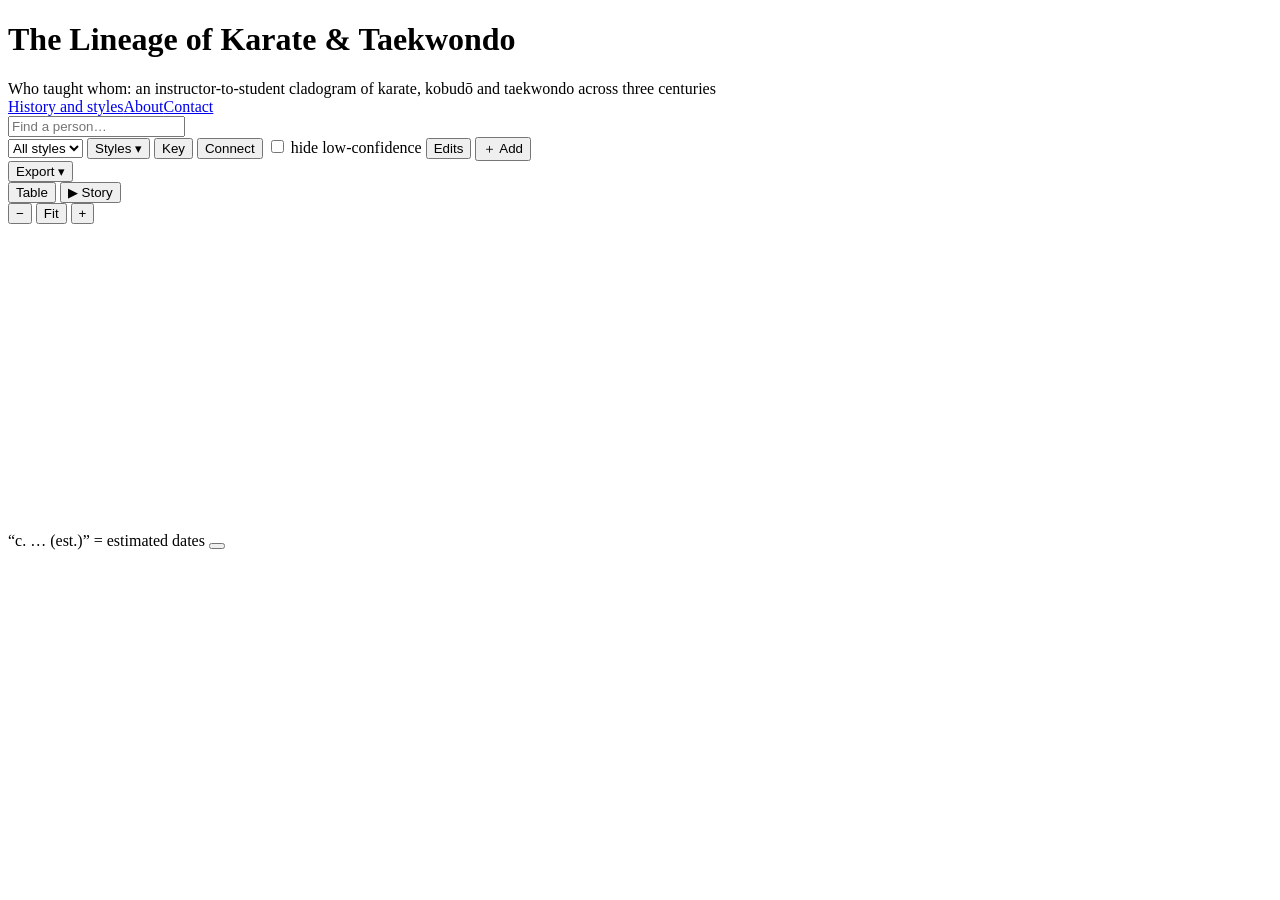
<file: pipeline/viz/template.html>
<!doctype html>
<html lang="en">
<head>
<meta charset="utf-8">
<meta name="viewport" content="width=device-width, initial-scale=1">
<title>The Lineage of Karate &amp; Taekwondo</title>
<style>
/*__STYLE__*/
</style>
</head>
<body>
<div id="app" class="viz-root">
  <header id="topbar">
    <div id="titleblock">
      <h1>The Lineage of Karate &amp; Taekwondo</h1>
      <div id="subtitle">Who taught whom: an instructor-to-student cladogram of karate,
        kobudō and taekwondo across three centuries</div>
      <div id="sitenav"><a href="__SITE__history/">History and styles</a><a href="__SITE__about/">About</a><a href="__SITE__contact/">Contact</a></div>
    </div>
    <div id="controls">
      <div id="searchwrap">
        <input id="search" type="search" placeholder="Find a person…" autocomplete="off"
               aria-label="Search for a person">
        <div id="searchresults" role="listbox" hidden></div>
      </div>
      <div id="focusmode" hidden>
        <span id="focusname"></span>
        <select id="focusdir" aria-label="Lineage direction">
          <option value="both">Teachers &amp; students</option>
          <option value="up">Teachers (ancestors)</option>
          <option value="down">Students (descendants)</option>
        </select>
        <button id="recentre" class="btn" title="Bring the selected person back to the centre (R)">◎ Recentre</button>
        <button id="isolate" class="btn" title="Re-lay out only this lineage">Isolate</button>
        <button id="clearfocus" class="btn" title="Clear focus">✕</button>
      </div>
      <select id="stylefilter" aria-label="Filter by style">
        <option value="">All styles</option>
      </select>
      <button id="stylesbtn" class="btn" title="Browse the family / style / sub-style tree">Styles ▾</button>
      <button id="katabtn" class="btn" title="Kata &amp; forms: meaning, origin, who introduced them" hidden>Kata</button>
      <button id="statsbtn" class="btn" title="Rankings: reach, prominent students, teachers, lineages that ended" hidden>Analytics</button>
      <button id="keybtn" class="btn" title="What the lines, colours and rings mean">Key</button>
      <button id="connectbtn" class="btn" title="Show how two or more people are connected">Connect</button>
      <label id="conf-toggle"><input type="checkbox" id="hidelow"> hide low-confidence</label>
      <button id="editmode" class="btn" title="Edit names; export corrections for the pipeline">
        Edits <span id="editcount" hidden></span></button>
      <button id="addperson" class="btn" title="Add a person; export rows for the pipeline">
        ＋ Add <span id="addcount" hidden></span></button>
      <div id="exportwrap">
        <button id="exportbtn" class="btn">Export ▾</button>
        <div id="exportmenu" hidden>
          <button data-x="svg">SVG (vector, for print)</button>
          <button data-x="pdf">PDF (print, 300 dpi)</button>
          <button data-x="png4">PNG (4×)</button>
          <button data-x="jpg4">JPG (4×, high-res)</button>
          <button data-x="tiff">TIFF (300 dpi)</button>
          <button data-x="png2">PNG (2×)</button>
          <button data-x="csv">CSV (visible people)</button>
          <button data-x="json">JSON (visible sub-graph)</button>
          <button data-x="graphml">GraphML (Gephi, Cytoscape, yEd)</button>
          <button data-x="edits">Expert corrections → CSVs</button>
          <button data-x="adds">Added people → additions .csv</button>
        </div>
      </div>
      <button id="listview" class="btn" title="Table of visible people">Table</button>
      <button id="storybtn" class="btn" title="A guided tour through three centuries of lineage">▶ Story</button>
      <div id="zoomctl">
        <button id="zoomout" class="btn" aria-label="Zoom out">−</button>
        <button id="zoomfit" class="btn" aria-label="Fit to screen">Fit</button>
        <button id="zoomin" class="btn" aria-label="Zoom in">+</button>
      </div>
    </div>
  </header>

  <main id="stage">
    <svg id="canvas" role="img" aria-label="Karate lineage cladogram"></svg>
    <div id="genruler" aria-hidden="true"></div>
    <div id="minimap" aria-label="Overview map"><svg id="minisvg"></svg></div>
    <div id="hint" hidden>Scroll to pan · ⇧-scroll moves along the timeline · pinch or ⌘-scroll to zoom · arrow keys pan · +/− zoom · F fits · R returns to your selection · / searches · S styles · K kata · A analytics · C connect · T table · ? key · Esc closes · click any name</div>
    <div id="tourcard" hidden>
      <div id="tourprogress"></div>
      <h3 id="tourtitle"></h3>
      <p id="tourblurb"></p>
      <div id="tournav">
        <button id="tourprev" class="btn">← Back</button>
        <button id="tournext" class="btn">Next →</button>
        <button id="tourend" class="btn">End tour</button>
      </div>
    </div>
    <div id="keypanel" hidden aria-label="Key to the chart"></div>
    <div id="tooltip" hidden></div>
    <aside id="detail" hidden aria-label="Person details"></aside>
    <aside id="tablepanel" hidden aria-label="Table of visible people"></aside>
    <div id="footer">
      <span id="stamp"></span>
      <span id="footnote" title="Where a person has no recorded dates, their position is estimated from their teachers and students.">“c. … (est.)” = estimated dates</span>
      <button id="orphanbtn" class="linklike"></button>
    </div>
    <aside id="orphanpanel" hidden aria-label="People not yet linked"></aside>
    <aside id="addpanel" hidden aria-label="Add a person"></aside>
    <aside id="stylepanel" hidden aria-label="Style tree"></aside>
    <aside id="katapanel" hidden aria-label="Kata and forms"></aside>
    <aside id="statspanel" hidden aria-label="Rankings and analytics"></aside>
    <aside id="connectpanel" hidden aria-label="Connections between people"></aside>
  </main>
</div>
<script id="data" type="application/json">__DATA_JSON__</script>
<script>
/*__APP__*/
</script>
</body>
</html>
</file>
